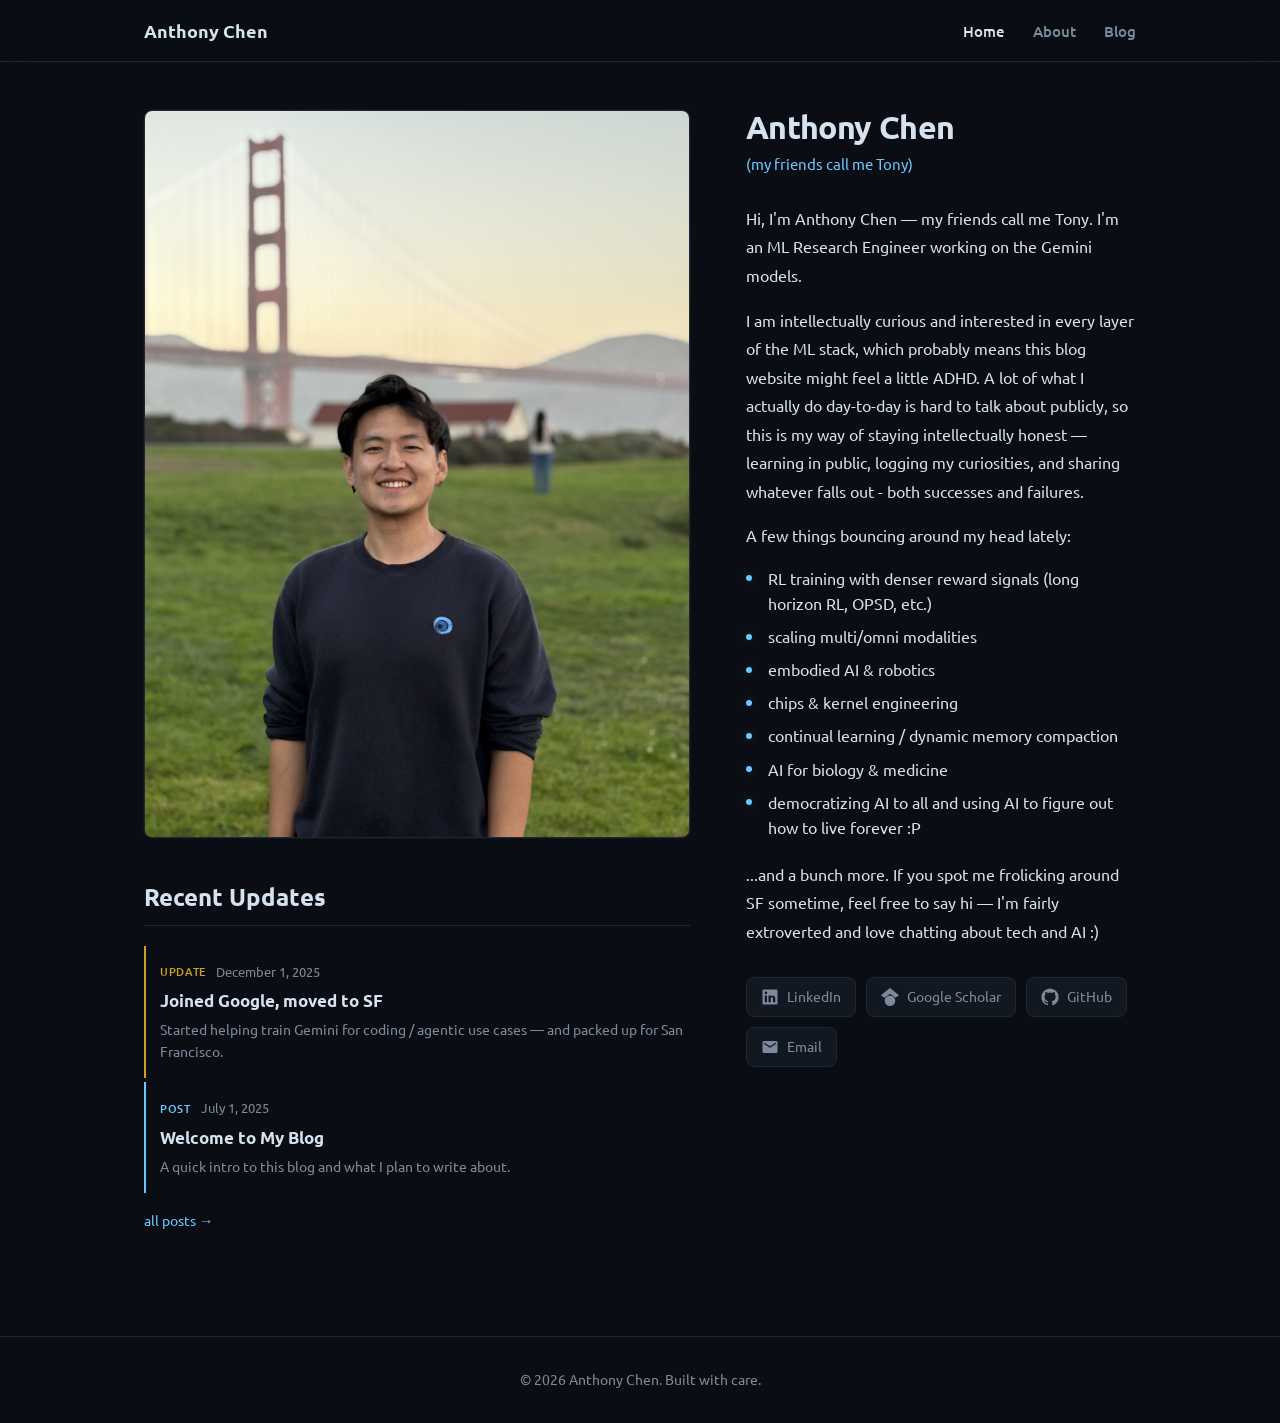
<file: index.html>
<!DOCTYPE html>
<html lang="en">
<head>
  <meta charset="UTF-8">
  <meta name="viewport" content="width=device-width, initial-scale=1.0">
  <title>Anthony Chen — Tony</title>
  <meta name="description" content="Anthony (Tony) Chen's personal site — ML tinkerer, curious learner, occasional writer.">
  <link rel="stylesheet" href="css/style.css">
</head>
<body>
  <div id="navbar"></div>

  <div class="container home-grid">
    <!-- Left column: photo + blog -->
    <div class="home-left">
      <div class="home-photo" id="home-photo">
        <img src="images/tony.jpg" alt="Anthony Chen">
      </div>

      <div class="section home-blog">
        <h2 class="section-title">Recent Updates</h2>
        <div id="recent-posts"></div>
        <p class="view-all"><a href="blog.html">all posts &rarr;</a></p>
      </div>
    </div>

    <!-- Right column: about me -->
    <aside class="home-right">
      <h1 class="home-name">Anthony Chen</h1>
      <p class="home-nick">(my friends call me Tony)</p>
      <div class="home-bio" id="home-bio"></div>
      <div class="social-links" id="social-links"></div>
    </aside>
  </div>

  <div id="footer"></div>

  <script src="js/config.js"></script>
  <script src="js/blog.js"></script>
  <script>
    document.addEventListener("DOMContentLoaded", () => {
      renderNavbar("home");
      renderFooter();
      renderSocialLinks(document.getElementById("social-links"));

      document.getElementById("home-bio").innerHTML = `
        <p>Hi, I'm Anthony Chen — my friends call me Tony. I'm an ML Research Engineer
        working on the Gemini models.</p>
        <p>I am intellectually curious and interested in every layer of the ML stack, which probably
        means this blog website might feel a little ADHD. A lot of what I actually do day-to-day is hard to talk about publicly, so
        this is my way of staying intellectually honest — learning in public, logging my curiosities, and sharing whatever falls out - both successes and failures.</p>
        <p>A few things bouncing around my head lately:</p>
        <ul class="home-interests">
          <li>RL training with denser reward signals (long horizon RL, OPSD, etc.)</li>
          <li>scaling multi/omni modalities</li>
          <li>embodied AI & robotics</li>
          <li>chips &amp; kernel engineering</li>
          <li>continual learning / dynamic memory compaction</li>
          <li>AI for biology &amp; medicine</li>
          <li>democratizing AI to all and using AI to figure out how to live forever :P</li>
        </ul>
        <p>...and a bunch more. If you spot me frolicking around SF sometime, feel free to
        say hi — I'm fairly extroverted and love chatting about tech and AI :)</p>`;

      renderRecentFeed(document.getElementById("recent-posts"));
    });
  </script>
</body>
</html>
</file>
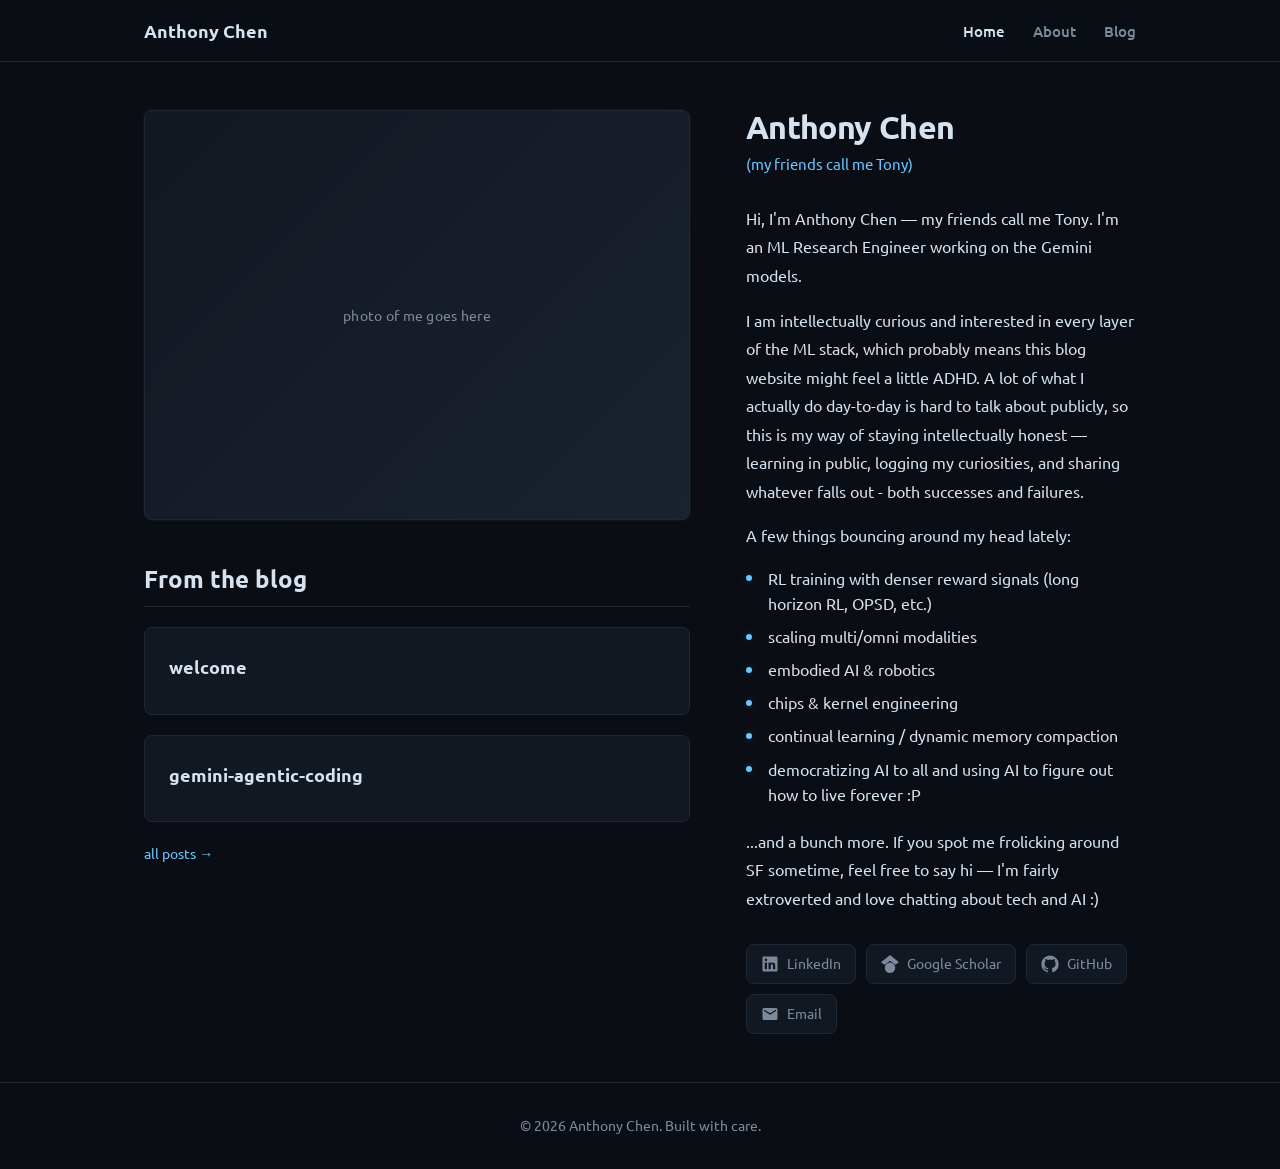
<file: candidates/model-fable/index.html>
<!DOCTYPE html>
<html lang="en">
<head>
  <meta charset="UTF-8">
  <meta name="viewport" content="width=device-width, initial-scale=1.0">
  <title>Anthony Chen — Tony</title>
  <meta name="description" content="Anthony (Tony) Chen's personal site — ML tinkerer, curious learner, occasional writer.">
  <link rel="stylesheet" href="css/style.css">
</head>
<body>
  <div id="navbar"></div>

  <div class="container home-grid">
    <!-- Left column: photo + blog -->
    <div class="home-left">
      <div class="home-photo" id="home-photo">
        <div class="home-photo-placeholder">photo of me goes here</div>
      </div>

      <div class="section home-blog">
        <h2 class="section-title">From the blog</h2>
        <div id="recent-posts"></div>
        <p class="view-all"><a href="blog.html">all posts &rarr;</a></p>
      </div>
    </div>

    <!-- Right column: about me -->
    <aside class="home-right">
      <h1 class="home-name">Anthony Chen</h1>
      <p class="home-nick">(my friends call me Tony)</p>
      <div class="home-bio" id="home-bio"></div>
      <div class="social-links" id="social-links"></div>
    </aside>
  </div>

  <div id="footer"></div>

  <script src="js/config.js"></script>
  <script src="js/blog.js"></script>
  <script>
    document.addEventListener("DOMContentLoaded", () => {
      renderNavbar("home");
      renderFooter();
      renderSocialLinks(document.getElementById("social-links"));

      document.getElementById("home-bio").innerHTML = `
        <p>Hi, I'm Anthony Chen — my friends call me Tony. I'm an ML Research Engineer
        working on the Gemini models.</p>
        <p>I am intellectually curious and interested in every layer of the ML stack, which probably
        means this blog website might feel a little ADHD. A lot of what I actually do day-to-day is hard to talk about publicly, so
        this is my way of staying intellectually honest — learning in public, logging my curiosities, and sharing whatever falls out - both successes and failures.</p>
        <p>A few things bouncing around my head lately:</p>
        <ul class="home-interests">
          <li>RL training with denser reward signals (long horizon RL, OPSD, etc.)</li>
          <li>scaling multi/omni modalities</li>
          <li>embodied AI & robotics</li>
          <li>chips &amp; kernel engineering</li>
          <li>continual learning / dynamic memory compaction</li>
          <li>democratizing AI to all and using AI to figure out how to live forever :P</li>
        </ul>
        <p>...and a bunch more. If you spot me frolicking around SF sometime, feel free to
        say hi — I'm fairly extroverted and love chatting about tech and AI :)</p>`;

      const container = document.getElementById("recent-posts");
      (async () => {
        const posts = [];
        for (const slug of POSTS) {
          try { posts.push(await fetchPost(slug)); } catch (e) {}
        }
        posts.sort((a, b) => new Date(b.date) - new Date(a.date));
        const recent = posts.slice(0, 3);
        if (recent.length === 0) {
          container.innerHTML = '<div class="loading">No posts yet.</div>';
          return;
        }
        container.innerHTML = recent.map(p => `
          <a class="blog-post-link" href="post.html?slug=${p.slug}">
            <div class="card">
              <div class="card-header">
                <div>
                  <div class="card-title">${p.title}</div>
                  <div class="card-subtitle">${p.summary}</div>
                </div>
                <div class="card-date">${formatDate(p.date)}</div>
              </div>
            </div>
          </a>`).join("");
      })();
    });
  </script>
</body>
</html>
</file>
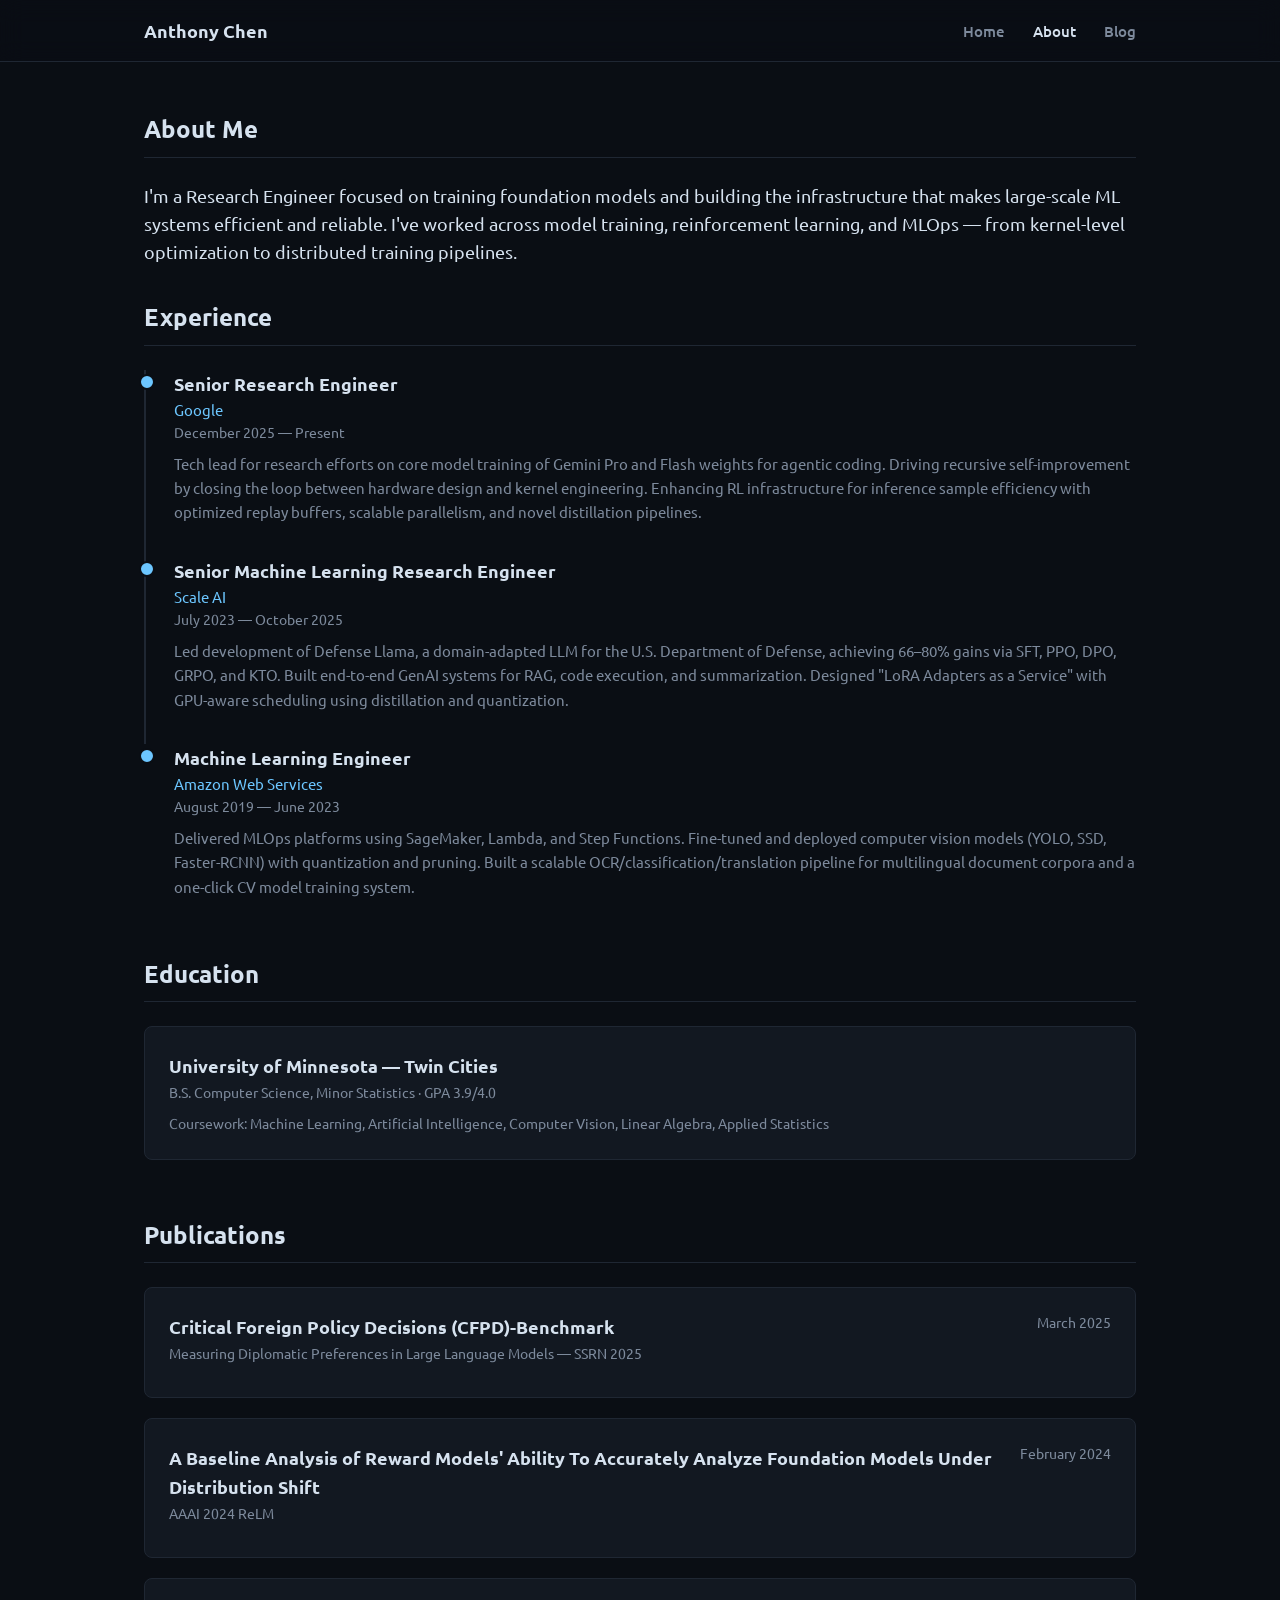
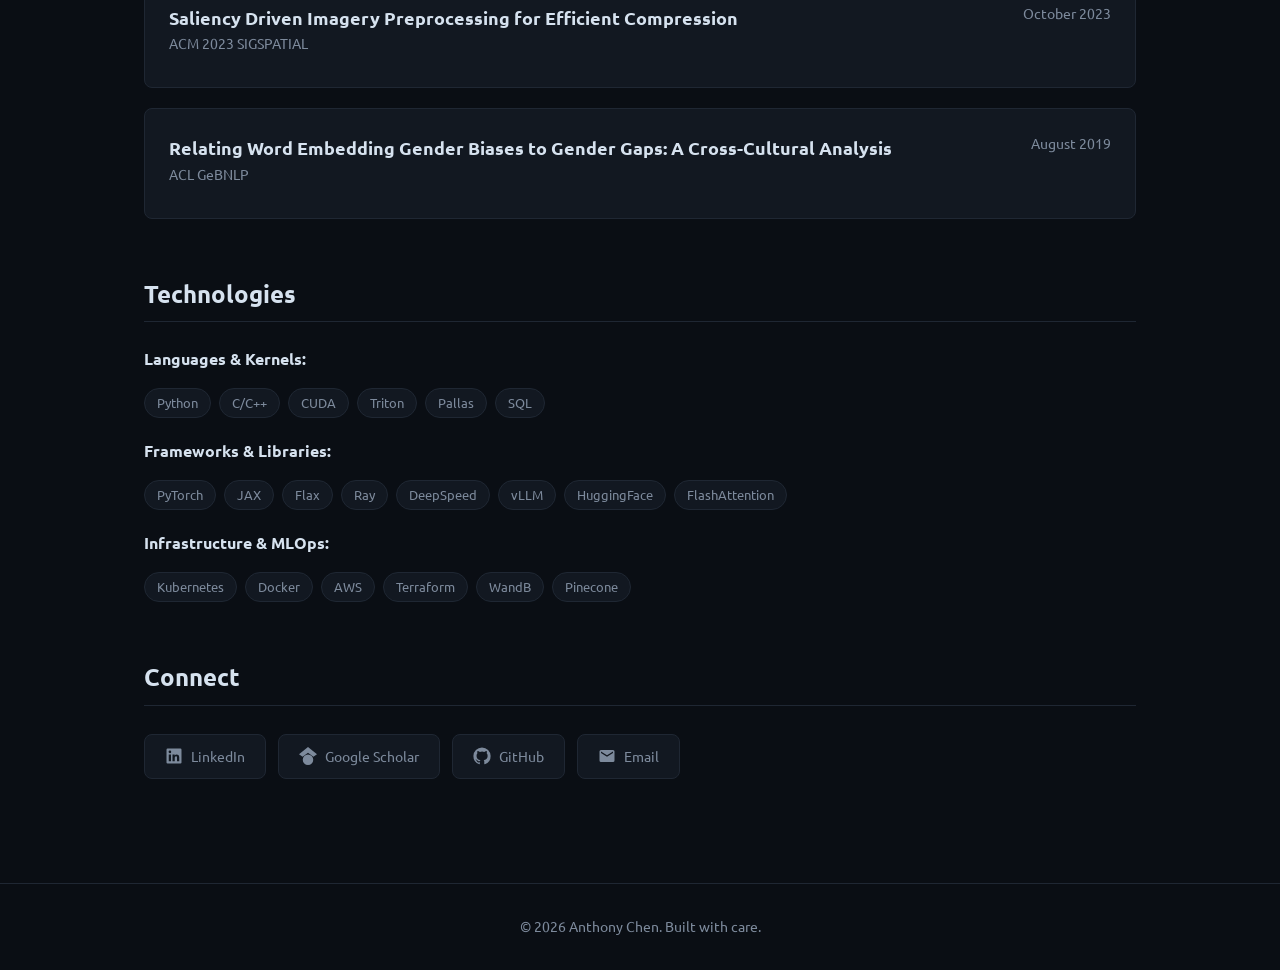
<file: about.html>
<!DOCTYPE html>
<html lang="en">
<head>
  <meta charset="UTF-8">
  <meta name="viewport" content="width=device-width, initial-scale=1.0">
  <title>About — Anthony Chen</title>
  <meta name="description" content="About Anthony Chen — Research Engineer with experience at Google, Scale AI, and AWS.">
  <link rel="stylesheet" href="css/style.css">
</head>
<body>
  <div id="navbar"></div>

  <div class="container">
    <h1 class="section-title">About Me</h1>
    <p class="about-intro">
      I'm a Research Engineer focused on training foundation models and building the
      infrastructure that makes large-scale ML systems efficient and reliable. I've worked
      across model training, reinforcement learning, and MLOps — from kernel-level
      optimization to distributed training pipelines.
    </p>

    <div class="section">
      <h2 class="section-title">Experience</h2>

      <div class="timeline-item">
        <div class="timeline-role">Senior Research Engineer</div>
        <div class="timeline-org">Google</div>
        <div class="timeline-date">December 2025 — Present</div>
        <p class="timeline-desc">
          Tech lead for research efforts on core model training of Gemini Pro and Flash
          weights for agentic coding. Driving recursive self-improvement by closing the loop
          between hardware design and kernel engineering. Enhancing RL infrastructure for
          inference sample efficiency with optimized replay buffers, scalable parallelism,
          and novel distillation pipelines.
        </p>
      </div>

      <div class="timeline-item">
        <div class="timeline-role">Senior Machine Learning Research Engineer</div>
        <div class="timeline-org">Scale AI</div>
        <div class="timeline-date">July 2023 — October 2025</div>
        <p class="timeline-desc">
          Led development of Defense Llama, a domain-adapted LLM for the U.S. Department of
          Defense, achieving 66–80% gains via SFT, PPO, DPO, GRPO, and KTO. Built end-to-end
          GenAI systems for RAG, code execution, and summarization. Designed "LoRA Adapters
          as a Service" with GPU-aware scheduling using distillation and quantization.
        </p>
      </div>

      <div class="timeline-item">
        <div class="timeline-role">Machine Learning Engineer</div>
        <div class="timeline-org">Amazon Web Services</div>
        <div class="timeline-date">August 2019 — June 2023</div>
        <p class="timeline-desc">
          Delivered MLOps platforms using SageMaker, Lambda, and Step Functions. Fine-tuned
          and deployed computer vision models (YOLO, SSD, Faster-RCNN) with quantization and
          pruning. Built a scalable OCR/classification/translation pipeline for multilingual
          document corpora and a one-click CV model training system.
        </p>
      </div>
    </div>

    <div class="section">
      <h2 class="section-title">Education</h2>
      <div class="card">
        <div class="card-header">
          <div>
            <div class="card-title">University of Minnesota — Twin Cities</div>
            <div class="card-subtitle">B.S. Computer Science, Minor Statistics · GPA 3.9/4.0</div>
          </div>
        </div>
        <p class="card-subtitle">
          Coursework: Machine Learning, Artificial Intelligence, Computer Vision,
          Linear Algebra, Applied Statistics
        </p>
      </div>
    </div>

    <div class="section">
      <h2 class="section-title">Publications</h2>
      <div class="card">
        <div class="card-header">
          <div>
            <div class="card-title">Critical Foreign Policy Decisions (CFPD)-Benchmark</div>
            <div class="card-subtitle">Measuring Diplomatic Preferences in Large Language Models — SSRN 2025</div>
          </div>
          <div class="card-date">March 2025</div>
        </div>
      </div>
      <div class="card">
        <div class="card-header">
          <div>
            <div class="card-title">A Baseline Analysis of Reward Models' Ability To Accurately Analyze Foundation Models Under Distribution Shift</div>
            <div class="card-subtitle">AAAI 2024 ReLM</div>
          </div>
          <div class="card-date">February 2024</div>
        </div>
      </div>
      <div class="card">
        <div class="card-header">
          <div>
            <div class="card-title">Saliency Driven Imagery Preprocessing for Efficient Compression</div>
            <div class="card-subtitle">ACM 2023 SIGSPATIAL</div>
          </div>
          <div class="card-date">October 2023</div>
        </div>
      </div>
      <div class="card">
        <div class="card-header">
          <div>
            <div class="card-title">Relating Word Embedding Gender Biases to Gender Gaps: A Cross-Cultural Analysis</div>
            <div class="card-subtitle">ACL GeBNLP</div>
          </div>
          <div class="card-date">August 2019</div>
        </div>
      </div>
    </div>

    <div class="section">
      <h2 class="section-title">Technologies</h2>
      <div style="margin-bottom:16px;">
        <strong style="color:var(--text);">Languages &amp; Kernels:</strong>
      </div>
      <div class="badges" style="margin-bottom:20px;">
        <span class="badge">Python</span>
        <span class="badge">C/C++</span>
        <span class="badge">CUDA</span>
        <span class="badge">Triton</span>
        <span class="badge">Pallas</span>
        <span class="badge">SQL</span>
      </div>
      <div style="margin-bottom:16px;">
        <strong style="color:var(--text);">Frameworks &amp; Libraries:</strong>
      </div>
      <div class="badges" style="margin-bottom:20px;">
        <span class="badge">PyTorch</span>
        <span class="badge">JAX</span>
        <span class="badge">Flax</span>
        <span class="badge">Ray</span>
        <span class="badge">DeepSpeed</span>
        <span class="badge">vLLM</span>
        <span class="badge">HuggingFace</span>
        <span class="badge">FlashAttention</span>
      </div>
      <div style="margin-bottom:16px;">
        <strong style="color:var(--text);">Infrastructure &amp; MLOps:</strong>
      </div>
      <div class="badges">
        <span class="badge">Kubernetes</span>
        <span class="badge">Docker</span>
        <span class="badge">AWS</span>
        <span class="badge">Terraform</span>
        <span class="badge">WandB</span>
        <span class="badge">Pinecone</span>
      </div>
    </div>

    <div class="section">
      <h2 class="section-title">Connect</h2>
      <div class="social-links" id="social-links" style="justify-content:flex-start;"></div>
    </div>
  </div>

  <div id="footer"></div>

  <script src="js/config.js"></script>
  <script>
    document.addEventListener("DOMContentLoaded", () => {
      renderNavbar("about");
      renderFooter();
      renderSocialLinks(document.getElementById("social-links"));
    });
  </script>
</body>
</html>
</file>
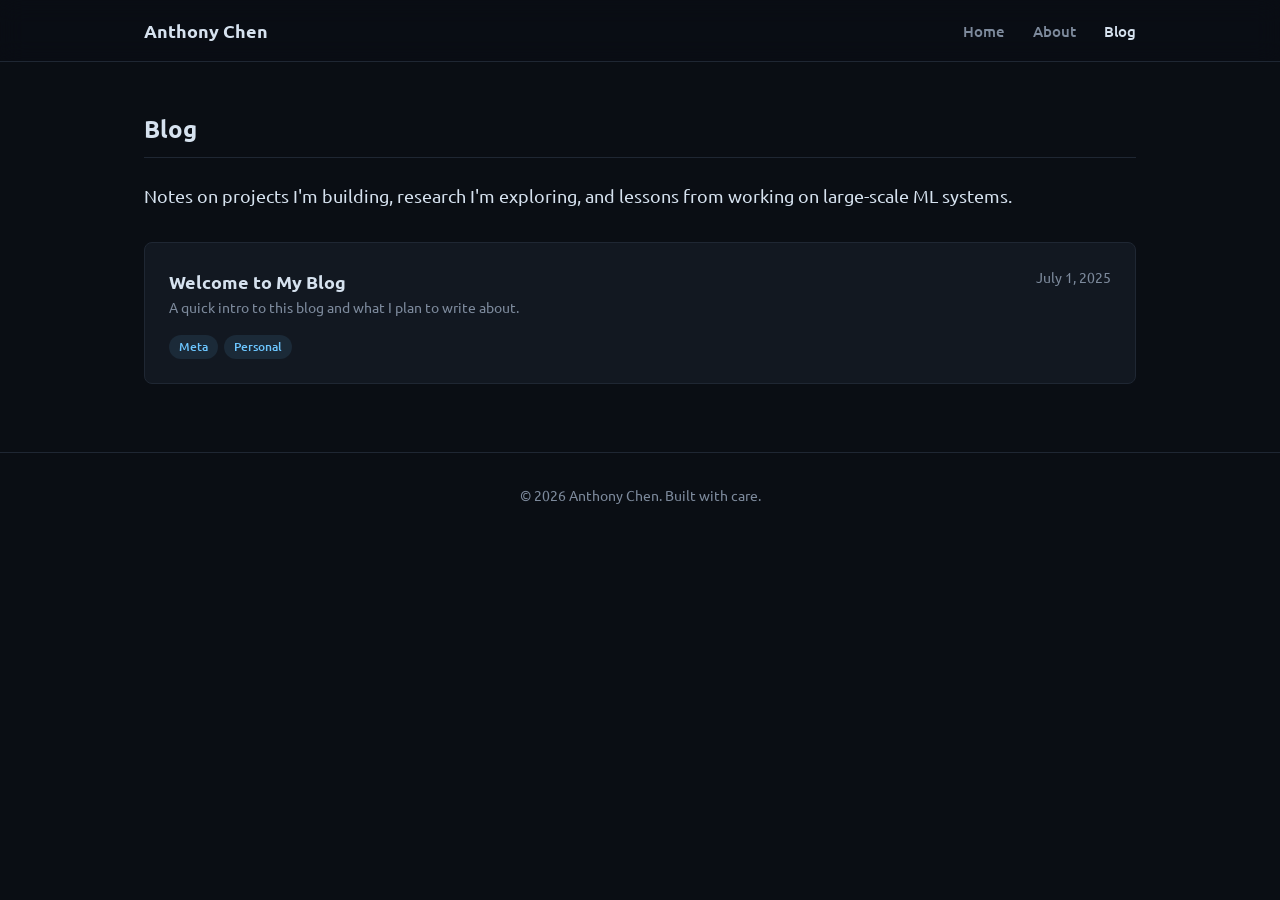
<file: blog.html>
<!DOCTYPE html>
<html lang="en">
<head>
  <meta charset="UTF-8">
  <meta name="viewport" content="width=device-width, initial-scale=1.0">
  <title>Blog — Anthony Chen</title>
  <meta name="description" content="Blog posts about projects, research, and ML engineering by Anthony Chen.">
  <link rel="stylesheet" href="css/style.css">
</head>
<body>
  <div id="navbar"></div>

  <div class="container">
    <h1 class="section-title">Blog</h1>
    <p class="about-intro">
      Notes on projects I'm building, research I'm exploring, and lessons from working on
      large-scale ML systems.
    </p>

    <div id="blog-list" class="blog-list"></div>
  </div>

  <div id="footer"></div>

  <script src="js/config.js"></script>
  <script src="js/blog.js"></script>
  <script>
    document.addEventListener("DOMContentLoaded", () => {
      renderNavbar("blog");
      renderFooter();
      renderBlogList(document.getElementById("blog-list"));
    });
  </script>
</body>
</html>
</file>
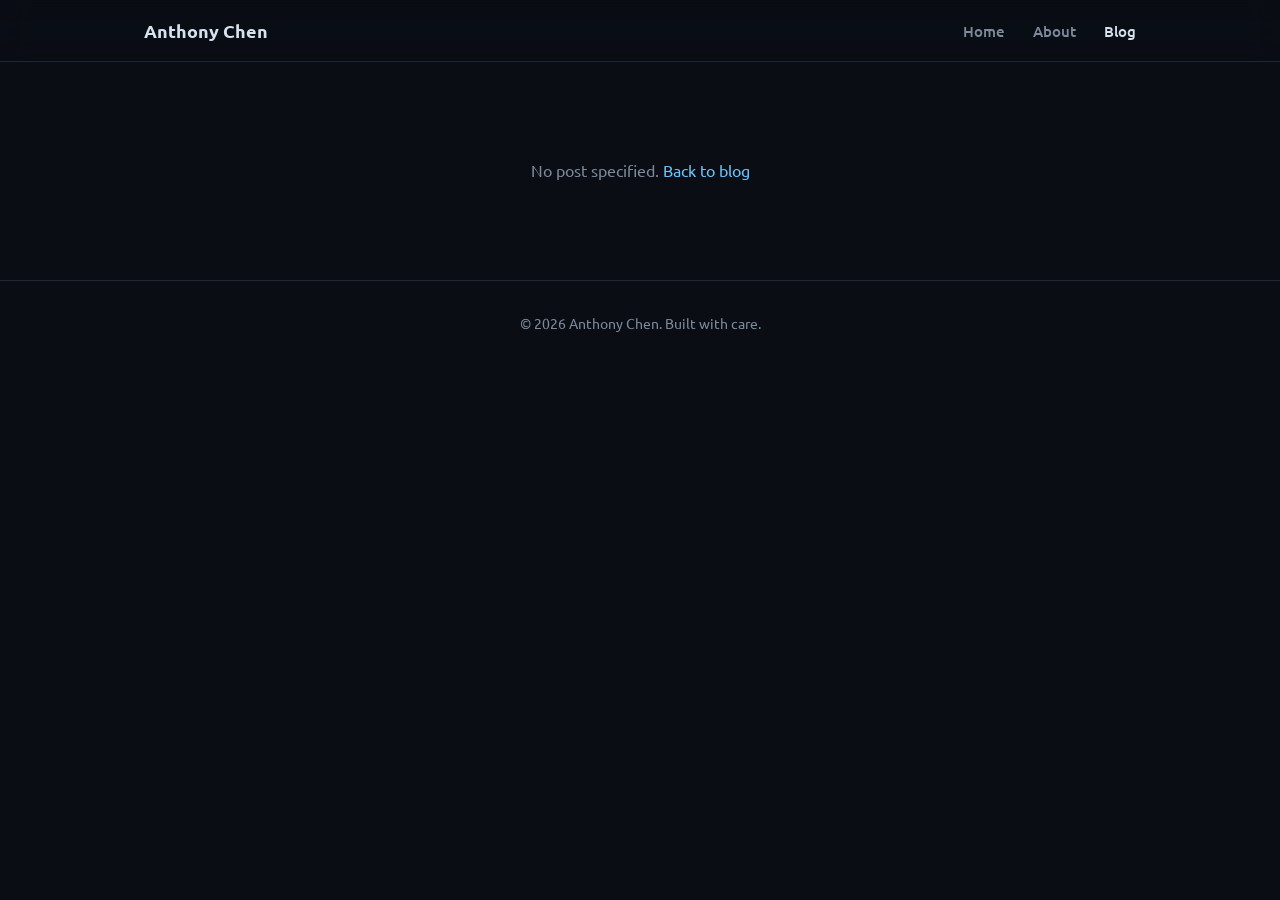
<file: post.html>
<!DOCTYPE html>
<html lang="en">
<head>
  <meta charset="UTF-8">
  <meta name="viewport" content="width=device-width, initial-scale=1.0">
  <title>Post — Anthony Chen</title>
  <link rel="stylesheet" href="css/style.css">
</head>
<body>
  <div id="navbar"></div>

  <div class="container">
    <div id="post-content"></div>
  </div>

  <div id="footer"></div>

  <script src="js/config.js"></script>
  <script src="js/blog.js"></script>
  <script>
    document.addEventListener("DOMContentLoaded", () => {
      renderNavbar("blog");
      renderFooter();
      renderPost(document.getElementById("post-content"));
    });
  </script>
</body>
</html>
</file>
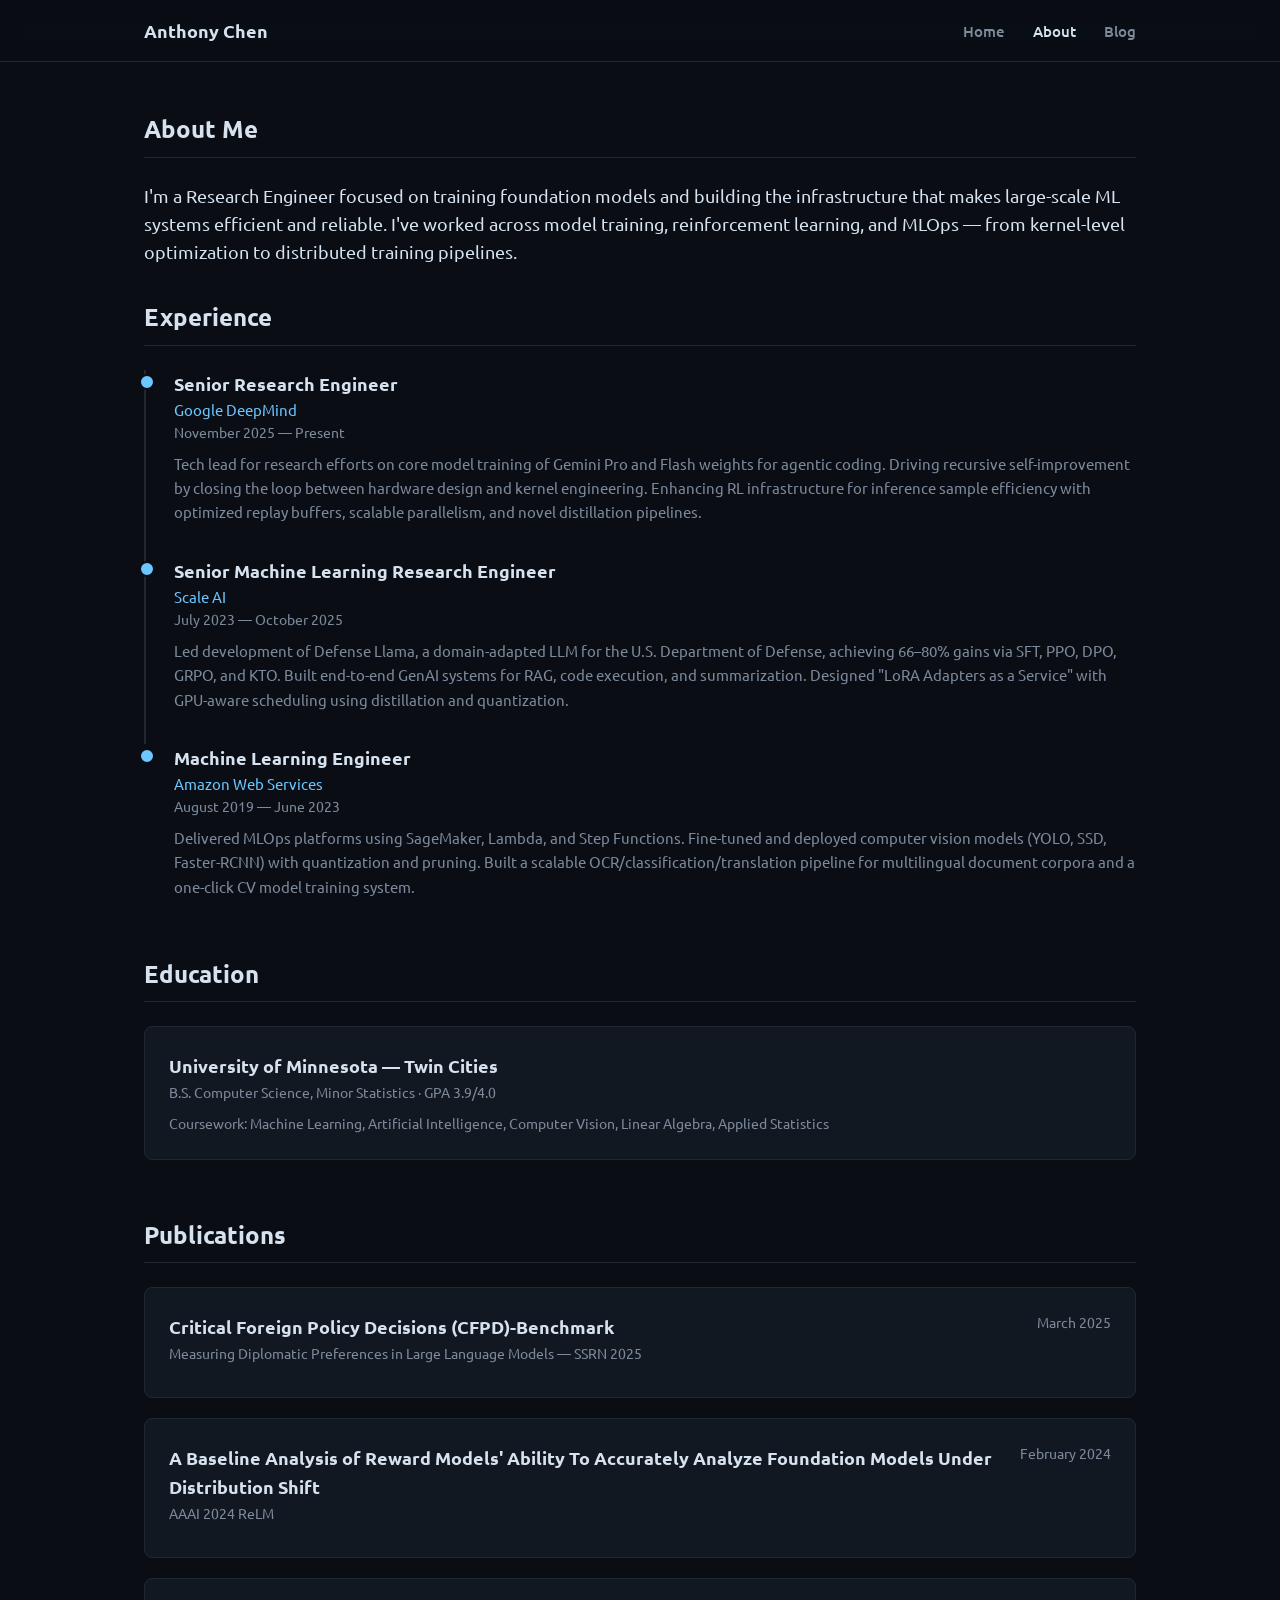
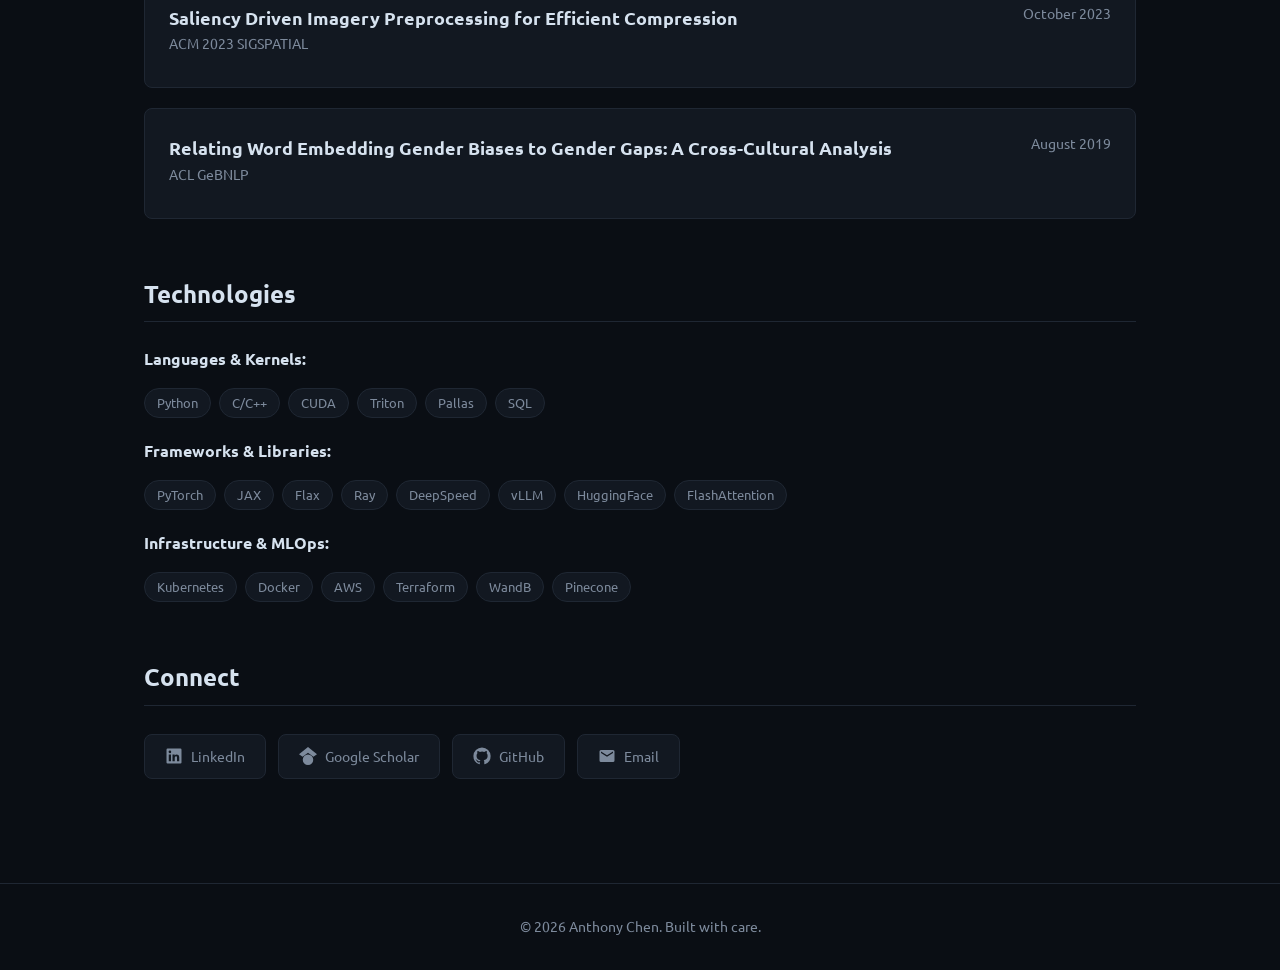
<file: candidates/model-fable/about.html>
<!DOCTYPE html>
<html lang="en">
<head>
  <meta charset="UTF-8">
  <meta name="viewport" content="width=device-width, initial-scale=1.0">
  <title>About — Anthony Chen</title>
  <meta name="description" content="About Anthony Chen — Research Engineer with experience at Google DeepMind, Scale AI, and AWS.">
  <link rel="stylesheet" href="css/style.css">
</head>
<body>
  <div id="navbar"></div>

  <div class="container">
    <h1 class="section-title">About Me</h1>
    <p class="about-intro">
      I'm a Research Engineer focused on training foundation models and building the
      infrastructure that makes large-scale ML systems efficient and reliable. I've worked
      across model training, reinforcement learning, and MLOps — from kernel-level
      optimization to distributed training pipelines.
    </p>

    <div class="section">
      <h2 class="section-title">Experience</h2>

      <div class="timeline-item">
        <div class="timeline-role">Senior Research Engineer</div>
        <div class="timeline-org">Google DeepMind</div>
        <div class="timeline-date">November 2025 — Present</div>
        <p class="timeline-desc">
          Tech lead for research efforts on core model training of Gemini Pro and Flash
          weights for agentic coding. Driving recursive self-improvement by closing the loop
          between hardware design and kernel engineering. Enhancing RL infrastructure for
          inference sample efficiency with optimized replay buffers, scalable parallelism,
          and novel distillation pipelines.
        </p>
      </div>

      <div class="timeline-item">
        <div class="timeline-role">Senior Machine Learning Research Engineer</div>
        <div class="timeline-org">Scale AI</div>
        <div class="timeline-date">July 2023 — October 2025</div>
        <p class="timeline-desc">
          Led development of Defense Llama, a domain-adapted LLM for the U.S. Department of
          Defense, achieving 66–80% gains via SFT, PPO, DPO, GRPO, and KTO. Built end-to-end
          GenAI systems for RAG, code execution, and summarization. Designed "LoRA Adapters
          as a Service" with GPU-aware scheduling using distillation and quantization.
        </p>
      </div>

      <div class="timeline-item">
        <div class="timeline-role">Machine Learning Engineer</div>
        <div class="timeline-org">Amazon Web Services</div>
        <div class="timeline-date">August 2019 — June 2023</div>
        <p class="timeline-desc">
          Delivered MLOps platforms using SageMaker, Lambda, and Step Functions. Fine-tuned
          and deployed computer vision models (YOLO, SSD, Faster-RCNN) with quantization and
          pruning. Built a scalable OCR/classification/translation pipeline for multilingual
          document corpora and a one-click CV model training system.
        </p>
      </div>
    </div>

    <div class="section">
      <h2 class="section-title">Education</h2>
      <div class="card">
        <div class="card-header">
          <div>
            <div class="card-title">University of Minnesota — Twin Cities</div>
            <div class="card-subtitle">B.S. Computer Science, Minor Statistics · GPA 3.9/4.0</div>
          </div>
        </div>
        <p class="card-subtitle">
          Coursework: Machine Learning, Artificial Intelligence, Computer Vision,
          Linear Algebra, Applied Statistics
        </p>
      </div>
    </div>

    <div class="section">
      <h2 class="section-title">Publications</h2>
      <div class="card">
        <div class="card-header">
          <div>
            <div class="card-title">Critical Foreign Policy Decisions (CFPD)-Benchmark</div>
            <div class="card-subtitle">Measuring Diplomatic Preferences in Large Language Models — SSRN 2025</div>
          </div>
          <div class="card-date">March 2025</div>
        </div>
      </div>
      <div class="card">
        <div class="card-header">
          <div>
            <div class="card-title">A Baseline Analysis of Reward Models' Ability To Accurately Analyze Foundation Models Under Distribution Shift</div>
            <div class="card-subtitle">AAAI 2024 ReLM</div>
          </div>
          <div class="card-date">February 2024</div>
        </div>
      </div>
      <div class="card">
        <div class="card-header">
          <div>
            <div class="card-title">Saliency Driven Imagery Preprocessing for Efficient Compression</div>
            <div class="card-subtitle">ACM 2023 SIGSPATIAL</div>
          </div>
          <div class="card-date">October 2023</div>
        </div>
      </div>
      <div class="card">
        <div class="card-header">
          <div>
            <div class="card-title">Relating Word Embedding Gender Biases to Gender Gaps: A Cross-Cultural Analysis</div>
            <div class="card-subtitle">ACL GeBNLP</div>
          </div>
          <div class="card-date">August 2019</div>
        </div>
      </div>
    </div>

    <div class="section">
      <h2 class="section-title">Technologies</h2>
      <div style="margin-bottom:16px;">
        <strong style="color:var(--text);">Languages &amp; Kernels:</strong>
      </div>
      <div class="badges" style="margin-bottom:20px;">
        <span class="badge">Python</span>
        <span class="badge">C/C++</span>
        <span class="badge">CUDA</span>
        <span class="badge">Triton</span>
        <span class="badge">Pallas</span>
        <span class="badge">SQL</span>
      </div>
      <div style="margin-bottom:16px;">
        <strong style="color:var(--text);">Frameworks &amp; Libraries:</strong>
      </div>
      <div class="badges" style="margin-bottom:20px;">
        <span class="badge">PyTorch</span>
        <span class="badge">JAX</span>
        <span class="badge">Flax</span>
        <span class="badge">Ray</span>
        <span class="badge">DeepSpeed</span>
        <span class="badge">vLLM</span>
        <span class="badge">HuggingFace</span>
        <span class="badge">FlashAttention</span>
      </div>
      <div style="margin-bottom:16px;">
        <strong style="color:var(--text);">Infrastructure &amp; MLOps:</strong>
      </div>
      <div class="badges">
        <span class="badge">Kubernetes</span>
        <span class="badge">Docker</span>
        <span class="badge">AWS</span>
        <span class="badge">Terraform</span>
        <span class="badge">WandB</span>
        <span class="badge">Pinecone</span>
      </div>
    </div>

    <div class="section">
      <h2 class="section-title">Connect</h2>
      <div class="social-links" id="social-links" style="justify-content:flex-start;"></div>
    </div>
  </div>

  <div id="footer"></div>

  <script src="js/config.js"></script>
  <script>
    document.addEventListener("DOMContentLoaded", () => {
      renderNavbar("about");
      renderFooter();
      renderSocialLinks(document.getElementById("social-links"));
    });
  </script>
</body>
</html>
</file>
<file: css/style.css>
@import url("https://fonts.googleapis.com/css2?family=Ubuntu:ital,wght@0,300;0,400;0,500;0,700;1,400&family=Ubuntu+Mono:wght@400;700&display=swap");

:root {
  --bg: #0a0e14;
  --bg-card: #121821;
  --bg-hover: #1a2230;
  --border: #1f2733;
  --text: #d6e2ef;
  --text-muted: #7d8a9c;
  --accent: #6cc6ff;
  --accent-hover: #9bd8ff;
  --accent-dim: rgba(108, 198, 255, 0.1);
  --accent-glow: rgba(108, 198, 255, 0.18);
  --green: #3fb950;
  --update: #c9a227;
  --max-width: 1040px;
  --radius: 8px;
}

* {
  margin: 0;
  padding: 0;
  box-sizing: border-box;
}

html {
  scroll-behavior: smooth;
}

body {
  font-family: "Ubuntu", -apple-system, BlinkMacSystemFont, "Segoe UI", Helvetica, Arial, sans-serif;
  background: var(--bg);
  color: var(--text);
  line-height: 1.6;
  min-height: 100vh;
}

a {
  color: var(--accent);
  text-decoration: none;
  transition: color 0.2s;
}

a:hover {
  color: var(--accent-hover);
}

/* ---------- Navbar ---------- */
.navbar {
  position: sticky;
  top: 0;
  z-index: 100;
  background: rgba(10, 14, 20, 0.85);
  backdrop-filter: blur(12px);
  border-bottom: 1px solid var(--border);
}

.navbar-inner {
  max-width: var(--max-width);
  margin: 0 auto;
  padding: 16px 24px;
  display: flex;
  align-items: center;
  justify-content: space-between;
}

.navbar-brand {
  font-size: 1.15rem;
  font-weight: 600;
  color: var(--text);
}

.navbar-brand:hover {
  color: var(--accent);
}

.navbar-links {
  display: flex;
  gap: 28px;
  list-style: none;
}

.navbar-links a {
  color: var(--text-muted);
  font-size: 0.95rem;
  font-weight: 500;
  transition: color 0.2s;
}

.navbar-links a:hover,
.navbar-links a.active {
  color: var(--text);
}

/* ---------- Layout ---------- */
.container {
  max-width: var(--max-width);
  margin: 0 auto;
  padding: 48px 24px;
}

/* ---------- Hero (Homepage) ---------- */
.hero {
  text-align: center;
  padding: 80px 24px 60px;
}

.hero h1 {
  font-size: 2.8rem;
  font-weight: 700;
  letter-spacing: -0.02em;
  margin-bottom: 16px;
}

.hero .tagline {
  font-size: 1.25rem;
  color: var(--text-muted);
  max-width: 600px;
  margin: 0 auto 32px;
}

.hero-cta {
  display: flex;
  gap: 16px;
  justify-content: center;
  flex-wrap: wrap;
}

.btn {
  display: inline-block;
  padding: 10px 24px;
  border-radius: var(--radius);
  font-size: 0.95rem;
  font-weight: 500;
  transition: all 0.2s;
  border: 1px solid var(--border);
  background: var(--bg-card);
  color: var(--text);
}

.btn:hover {
  background: var(--bg-hover);
  border-color: var(--accent);
  color: var(--text);
}

.btn-primary {
  background: var(--accent-dim);
  border-color: var(--accent);
  color: var(--accent);
}

.btn-primary:hover {
  background: rgba(88, 166, 255, 0.2);
  color: var(--accent-hover);
}

/* ---------- Social Links ---------- */
.social-links {
  display: flex;
  gap: 12px;
  justify-content: center;
  margin-top: 28px;
  flex-wrap: wrap;
}

.social-links.align-start {
  justify-content: flex-start;
}

.social-link {
  display: flex;
  align-items: center;
  gap: 8px;
  padding: 10px 20px;
  border-radius: var(--radius);
  border: 1px solid var(--border);
  background: var(--bg-card);
  color: var(--text-muted);
  font-size: 0.9rem;
  transition: all 0.2s;
}

.social-link:hover {
  color: var(--text);
  border-color: var(--accent);
  background: var(--bg-hover);
  transform: translateY(-2px);
}

.social-link svg {
  width: 18px;
  height: 18px;
  fill: currentColor;
}

/* ---------- Section ---------- */
.section {
  margin-bottom: 56px;
}

.section-title {
  font-size: 1.5rem;
  font-weight: 600;
  margin-bottom: 24px;
  padding-bottom: 8px;
  border-bottom: 1px solid var(--border);
}

/* ---------- Cards ---------- */
.card {
  background: var(--bg-card);
  border: 1px solid var(--border);
  border-radius: var(--radius);
  padding: 24px;
  margin-bottom: 20px;
  transition: border-color 0.2s;
}

.card:hover {
  border-color: var(--accent);
}

.card-header {
  display: flex;
  justify-content: space-between;
  align-items: flex-start;
  gap: 16px;
  margin-bottom: 8px;
}

.card-title {
  font-size: 1.15rem;
  font-weight: 600;
  color: var(--text);
}

.card-subtitle {
  color: var(--text-muted);
  font-size: 0.9rem;
}

.card-date {
  color: var(--text-muted);
  font-size: 0.85rem;
  white-space: nowrap;
}

.card-tag {
  display: inline-block;
  padding: 2px 10px;
  border-radius: 20px;
  font-size: 0.75rem;
  font-weight: 500;
  background: var(--accent-dim);
  color: var(--accent);
  margin-right: 6px;
  margin-top: 8px;
}

/* ---------- About ---------- */
.about-intro {
  font-size: 1.1rem;
  color: var(--text);
  margin-bottom: 32px;
}

.timeline-item {
  position: relative;
  padding-left: 28px;
  padding-bottom: 32px;
  border-left: 2px solid var(--border);
}

.timeline-item:last-child {
  border-left: 2px solid transparent;
  padding-bottom: 0;
}

.timeline-item::before {
  content: "";
  position: absolute;
  left: -7px;
  top: 4px;
  width: 12px;
  height: 12px;
  border-radius: 50%;
  background: var(--accent);
  border: 2px solid var(--bg);
}

.timeline-role {
  font-size: 1.1rem;
  font-weight: 600;
}

.timeline-org {
  color: var(--accent);
  font-size: 0.95rem;
}

.timeline-date {
  color: var(--text-muted);
  font-size: 0.85rem;
  margin-bottom: 8px;
}

.timeline-desc {
  color: var(--text-muted);
  font-size: 0.95rem;
}

/* ---------- Tech badges ---------- */
.badges {
  display: flex;
  flex-wrap: wrap;
  gap: 8px;
}

.badge {
  padding: 4px 12px;
  border-radius: 20px;
  font-size: 0.8rem;
  background: var(--bg-card);
  border: 1px solid var(--border);
  color: var(--text-muted);
}

/* ---------- Blog ---------- */
.blog-list {
  display: grid;
  gap: 20px;
}

.blog-post-link {
  display: block;
  color: inherit;
}

.blog-post-link:hover {
  color: inherit;
}

/* ---------- Article ---------- */
.article-meta {
  color: var(--text-muted);
  font-size: 0.9rem;
  margin-bottom: 24px;
}

.article-body {
  font-size: 1.05rem;
  line-height: 1.8;
}

.article-body h1,
.article-body h2,
.article-body h3 {
  margin-top: 32px;
  margin-bottom: 12px;
  font-weight: 600;
}

.article-body p {
  margin-bottom: 16px;
}

.article-body ul,
.article-body ol {
  margin-bottom: 16px;
  padding-left: 24px;
}

.article-body li {
  margin-bottom: 6px;
}

.article-body code {
  background: var(--bg-card);
  padding: 2px 6px;
  border-radius: 4px;
  font-size: 0.9em;
  font-family: "Ubuntu Mono", "SFMono-Regular", Consolas, "Liberation Mono", Menlo, monospace;
}

.article-body pre {
  background: var(--bg-card);
  border: 1px solid var(--border);
  border-radius: var(--radius);
  padding: 16px;
  overflow-x: auto;
  margin-bottom: 16px;
}

.article-body pre code {
  background: none;
  padding: 0;
}

.article-body blockquote {
  border-left: 3px solid var(--accent);
  padding-left: 16px;
  color: var(--text-muted);
  margin-bottom: 16px;
}

.article-body img {
  max-width: 100%;
  border-radius: var(--radius);
  margin-bottom: 16px;
}

.back-link {
  display: inline-flex;
  align-items: center;
  gap: 6px;
  margin-bottom: 24px;
  color: var(--text-muted);
  font-size: 0.9rem;
}

.back-link:hover {
  color: var(--accent);
}

/* ---------- Footer ---------- */
.footer {
  border-top: 1px solid var(--border);
  padding: 32px 24px;
  text-align: center;
  color: var(--text-muted);
  font-size: 0.85rem;
}

/* ---------- Loading / Empty states ---------- */
.loading {
  text-align: center;
  padding: 48px;
  color: var(--text-muted);
}

/* ---------- Responsive ---------- */
@media (max-width: 820px) {
  .home-grid {
    grid-template-columns: 1fr;
  }
  .home-right {
    order: -1;
  }
}

@media (max-width: 600px) {
  .hero h1 {
    font-size: 2rem;
  }
  .hero .tagline {
    font-size: 1.05rem;
  }
  .navbar-links {
    gap: 16px;
  }
  .card-header {
    flex-direction: column;
  }
}

/* ---------- Intro Section (Homepage) ---------- */
.intro-section {
  margin-bottom: 56px;
}

.intro-lede {
  font-size: 1.35rem;
  font-weight: 600;
  color: var(--text);
  line-height: 1.5;
  margin-bottom: 20px;
}

.intro-body {
  font-size: 1.05rem;
  color: var(--text-muted);
  line-height: 1.8;
  margin-bottom: 16px;
}

.intro-body:last-child {
  margin-bottom: 0;
}

/* ---------- Homepage (hybrid About + Blog) ---------- */
.home-grid {
  display: grid;
  grid-template-columns: 1.4fr 1fr;
  gap: 56px;
  align-items: start;
}

/* Left column */
.home-left {
  min-width: 0;
}

.home-photo {
  width: 100%;
  aspect-ratio: 3 / 4;
  border-radius: var(--radius);
  border: 1px solid var(--border);
  background: linear-gradient(135deg, var(--bg-card), var(--bg-hover));
  overflow: hidden;
  margin-bottom: 40px;
  box-shadow: 0 0 0 1px rgba(108, 198, 255, 0.04);
}

.home-photo img {
  width: 100%;
  height: 100%;
  object-fit: cover;
  display: block;
}

.home-photo-placeholder {
  width: 100%;
  height: 100%;
  display: flex;
  align-items: center;
  justify-content: center;
  color: var(--text-muted);
  font-size: 0.9rem;
  letter-spacing: 0.02em;
}

.home-blog .section-title {
  margin-bottom: 20px;
}

/* ---------- Recent Updates feed ---------- */
.feed-link {
  display: block;
  color: inherit;
}

.feed-link:hover {
  color: inherit;
}

.feed-link:hover .feed-item--post {
  border-color: var(--accent);
}

.feed-item {
  padding: 16px 0 16px 14px;
  margin-bottom: 4px;
  border-left: 2px solid var(--border);
}

.feed-item--update {
  border-left-color: var(--update);
}

.feed-item--post {
  border-left-color: var(--accent);
  transition: border-color 0.2s;
}

.feed-meta {
  display: flex;
  align-items: center;
  gap: 10px;
  margin-bottom: 6px;
}

.feed-kind {
  font-size: 0.7rem;
  font-weight: 500;
  letter-spacing: 0.06em;
  text-transform: uppercase;
}

.feed-item--update .feed-kind {
  color: var(--update);
}

.feed-item--post .feed-kind {
  color: var(--accent);
}

.feed-date {
  color: var(--text-muted);
  font-size: 0.8rem;
}

.feed-title {
  font-size: 1.05rem;
  font-weight: 600;
  color: var(--text);
  margin-bottom: 4px;
}

.feed-summary {
  color: var(--text-muted);
  font-size: 0.9rem;
  line-height: 1.5;
}

.view-all {
  margin-top: 16px;
  font-size: 0.9rem;
}

/* Right column */
.home-right {
  position: sticky;
  top: 88px;
}

.home-name {
  font-size: 2rem;
  font-weight: 700;
  letter-spacing: -0.02em;
  line-height: 1.1;
  color: var(--text);
}

.home-nick {
  color: var(--accent);
  font-size: 0.95rem;
  margin-top: 6px;
  margin-bottom: 28px;
}

.home-bio p {
  font-size: 1.02rem;
  line-height: 1.75;
  color: var(--text);
  margin-bottom: 16px;
}

.home-bio p:last-child {
  margin-bottom: 0;
}

.home-interests {
  list-style: none;
  padding: 0;
  margin: 12px 0 20px;
}

.home-interests li {
  position: relative;
  padding-left: 22px;
  margin-bottom: 8px;
  font-size: 0.98rem;
  line-height: 1.6;
  color: var(--text);
}

.home-interests li::before {
  content: "";
  position: absolute;
  left: 0;
  top: 0.6em;
  width: 6px;
  height: 6px;
  border-radius: 50%;
  background: var(--accent);
  box-shadow: 0 0 8px var(--accent-glow);
}

.home-right .social-links {
  margin-top: 32px;
  justify-content: flex-start;
  gap: 10px;
}

.home-right .social-link {
  padding: 8px 14px;
  font-size: 0.85rem;
}
</file>
<file: candidates/model-fable/css/style.css>
@import url("https://fonts.googleapis.com/css2?family=Ubuntu:ital,wght@0,300;0,400;0,500;0,700;1,400&family=Ubuntu+Mono:wght@400;700&display=swap");

:root {
  --bg: #0a0e14;
  --bg-card: #121821;
  --bg-hover: #1a2230;
  --border: #1f2733;
  --text: #d6e2ef;
  --text-muted: #7d8a9c;
  --accent: #6cc6ff;
  --accent-hover: #9bd8ff;
  --accent-dim: rgba(108, 198, 255, 0.1);
  --accent-glow: rgba(108, 198, 255, 0.18);
  --green: #3fb950;
  --max-width: 1040px;
  --radius: 8px;
}

* {
  margin: 0;
  padding: 0;
  box-sizing: border-box;
}

html {
  scroll-behavior: smooth;
}

body {
  font-family: "Ubuntu", -apple-system, BlinkMacSystemFont, "Segoe UI", Helvetica, Arial, sans-serif;
  background: var(--bg);
  color: var(--text);
  line-height: 1.6;
  min-height: 100vh;
}

a {
  color: var(--accent);
  text-decoration: none;
  transition: color 0.2s;
}

a:hover {
  color: var(--accent-hover);
}

/* ---------- Navbar ---------- */
.navbar {
  position: sticky;
  top: 0;
  z-index: 100;
  background: rgba(10, 14, 20, 0.85);
  backdrop-filter: blur(12px);
  border-bottom: 1px solid var(--border);
}

.navbar-inner {
  max-width: var(--max-width);
  margin: 0 auto;
  padding: 16px 24px;
  display: flex;
  align-items: center;
  justify-content: space-between;
}

.navbar-brand {
  font-size: 1.15rem;
  font-weight: 600;
  color: var(--text);
}

.navbar-brand:hover {
  color: var(--accent);
}

.navbar-links {
  display: flex;
  gap: 28px;
  list-style: none;
}

.navbar-links a {
  color: var(--text-muted);
  font-size: 0.95rem;
  font-weight: 500;
  transition: color 0.2s;
}

.navbar-links a:hover,
.navbar-links a.active {
  color: var(--text);
}

/* ---------- Layout ---------- */
.container {
  max-width: var(--max-width);
  margin: 0 auto;
  padding: 48px 24px;
}

/* ---------- Hero (Homepage) ---------- */
.hero {
  text-align: center;
  padding: 80px 24px 60px;
}

.hero h1 {
  font-size: 2.8rem;
  font-weight: 700;
  letter-spacing: -0.02em;
  margin-bottom: 16px;
}

.hero .tagline {
  font-size: 1.25rem;
  color: var(--text-muted);
  max-width: 600px;
  margin: 0 auto 32px;
}

.hero-cta {
  display: flex;
  gap: 16px;
  justify-content: center;
  flex-wrap: wrap;
}

.btn {
  display: inline-block;
  padding: 10px 24px;
  border-radius: var(--radius);
  font-size: 0.95rem;
  font-weight: 500;
  transition: all 0.2s;
  border: 1px solid var(--border);
  background: var(--bg-card);
  color: var(--text);
}

.btn:hover {
  background: var(--bg-hover);
  border-color: var(--accent);
  color: var(--text);
}

.btn-primary {
  background: var(--accent-dim);
  border-color: var(--accent);
  color: var(--accent);
}

.btn-primary:hover {
  background: rgba(88, 166, 255, 0.2);
  color: var(--accent-hover);
}

/* ---------- Social Links ---------- */
.social-links {
  display: flex;
  gap: 12px;
  justify-content: center;
  margin-top: 28px;
  flex-wrap: wrap;
}

.social-links.align-start {
  justify-content: flex-start;
}

.social-link {
  display: flex;
  align-items: center;
  gap: 8px;
  padding: 10px 20px;
  border-radius: var(--radius);
  border: 1px solid var(--border);
  background: var(--bg-card);
  color: var(--text-muted);
  font-size: 0.9rem;
  transition: all 0.2s;
}

.social-link:hover {
  color: var(--text);
  border-color: var(--accent);
  background: var(--bg-hover);
  transform: translateY(-2px);
}

.social-link svg {
  width: 18px;
  height: 18px;
  fill: currentColor;
}

/* ---------- Section ---------- */
.section {
  margin-bottom: 56px;
}

.section-title {
  font-size: 1.5rem;
  font-weight: 600;
  margin-bottom: 24px;
  padding-bottom: 8px;
  border-bottom: 1px solid var(--border);
}

/* ---------- Cards ---------- */
.card {
  background: var(--bg-card);
  border: 1px solid var(--border);
  border-radius: var(--radius);
  padding: 24px;
  margin-bottom: 20px;
  transition: border-color 0.2s;
}

.card:hover {
  border-color: var(--accent);
}

.card-header {
  display: flex;
  justify-content: space-between;
  align-items: flex-start;
  gap: 16px;
  margin-bottom: 8px;
}

.card-title {
  font-size: 1.15rem;
  font-weight: 600;
  color: var(--text);
}

.card-subtitle {
  color: var(--text-muted);
  font-size: 0.9rem;
}

.card-date {
  color: var(--text-muted);
  font-size: 0.85rem;
  white-space: nowrap;
}

.card-tag {
  display: inline-block;
  padding: 2px 10px;
  border-radius: 20px;
  font-size: 0.75rem;
  font-weight: 500;
  background: var(--accent-dim);
  color: var(--accent);
  margin-right: 6px;
  margin-top: 8px;
}

/* ---------- About ---------- */
.about-intro {
  font-size: 1.1rem;
  color: var(--text);
  margin-bottom: 32px;
}

.timeline-item {
  position: relative;
  padding-left: 28px;
  padding-bottom: 32px;
  border-left: 2px solid var(--border);
}

.timeline-item:last-child {
  border-left: 2px solid transparent;
  padding-bottom: 0;
}

.timeline-item::before {
  content: "";
  position: absolute;
  left: -7px;
  top: 4px;
  width: 12px;
  height: 12px;
  border-radius: 50%;
  background: var(--accent);
  border: 2px solid var(--bg);
}

.timeline-role {
  font-size: 1.1rem;
  font-weight: 600;
}

.timeline-org {
  color: var(--accent);
  font-size: 0.95rem;
}

.timeline-date {
  color: var(--text-muted);
  font-size: 0.85rem;
  margin-bottom: 8px;
}

.timeline-desc {
  color: var(--text-muted);
  font-size: 0.95rem;
}

/* ---------- Tech badges ---------- */
.badges {
  display: flex;
  flex-wrap: wrap;
  gap: 8px;
}

.badge {
  padding: 4px 12px;
  border-radius: 20px;
  font-size: 0.8rem;
  background: var(--bg-card);
  border: 1px solid var(--border);
  color: var(--text-muted);
}

/* ---------- Blog ---------- */
.blog-list {
  display: grid;
  gap: 20px;
}

.blog-post-link {
  display: block;
  color: inherit;
}

.blog-post-link:hover {
  color: inherit;
}

/* ---------- Article ---------- */
.article-meta {
  color: var(--text-muted);
  font-size: 0.9rem;
  margin-bottom: 24px;
}

.article-body {
  font-size: 1.05rem;
  line-height: 1.8;
}

.article-body h1,
.article-body h2,
.article-body h3 {
  margin-top: 32px;
  margin-bottom: 12px;
  font-weight: 600;
}

.article-body p {
  margin-bottom: 16px;
}

.article-body ul,
.article-body ol {
  margin-bottom: 16px;
  padding-left: 24px;
}

.article-body li {
  margin-bottom: 6px;
}

.article-body code {
  background: var(--bg-card);
  padding: 2px 6px;
  border-radius: 4px;
  font-size: 0.9em;
  font-family: "Ubuntu Mono", "SFMono-Regular", Consolas, "Liberation Mono", Menlo, monospace;
}

.article-body pre {
  background: var(--bg-card);
  border: 1px solid var(--border);
  border-radius: var(--radius);
  padding: 16px;
  overflow-x: auto;
  margin-bottom: 16px;
}

.article-body pre code {
  background: none;
  padding: 0;
}

.article-body blockquote {
  border-left: 3px solid var(--accent);
  padding-left: 16px;
  color: var(--text-muted);
  margin-bottom: 16px;
}

.article-body img {
  max-width: 100%;
  border-radius: var(--radius);
  margin-bottom: 16px;
}

.back-link {
  display: inline-flex;
  align-items: center;
  gap: 6px;
  margin-bottom: 24px;
  color: var(--text-muted);
  font-size: 0.9rem;
}

.back-link:hover {
  color: var(--accent);
}

/* ---------- Footer ---------- */
.footer {
  border-top: 1px solid var(--border);
  padding: 32px 24px;
  text-align: center;
  color: var(--text-muted);
  font-size: 0.85rem;
}

/* ---------- Loading / Empty states ---------- */
.loading {
  text-align: center;
  padding: 48px;
  color: var(--text-muted);
}

/* ---------- Responsive ---------- */
@media (max-width: 820px) {
  .home-grid {
    grid-template-columns: 1fr;
  }
  .home-right {
    order: -1;
  }
}

@media (max-width: 600px) {
  .hero h1 {
    font-size: 2rem;
  }
  .hero .tagline {
    font-size: 1.05rem;
  }
  .navbar-links {
    gap: 16px;
  }
  .card-header {
    flex-direction: column;
  }
}

/* ---------- Intro Section (Homepage) ---------- */
.intro-section {
  margin-bottom: 56px;
}

.intro-lede {
  font-size: 1.35rem;
  font-weight: 600;
  color: var(--text);
  line-height: 1.5;
  margin-bottom: 20px;
}

.intro-body {
  font-size: 1.05rem;
  color: var(--text-muted);
  line-height: 1.8;
  margin-bottom: 16px;
}

.intro-body:last-child {
  margin-bottom: 0;
}

/* ---------- Homepage (hybrid About + Blog) ---------- */
.home-grid {
  display: grid;
  grid-template-columns: 1.4fr 1fr;
  gap: 56px;
  align-items: start;
}

/* Left column */
.home-left {
  min-width: 0;
}

.home-photo {
  width: 100%;
  aspect-ratio: 4 / 3;
  border-radius: var(--radius);
  border: 1px solid var(--border);
  background: linear-gradient(135deg, var(--bg-card), var(--bg-hover));
  overflow: hidden;
  margin-bottom: 40px;
  box-shadow: 0 0 0 1px rgba(108, 198, 255, 0.04);
}

.home-photo img {
  width: 100%;
  height: 100%;
  object-fit: cover;
  display: block;
}

.home-photo-placeholder {
  width: 100%;
  height: 100%;
  display: flex;
  align-items: center;
  justify-content: center;
  color: var(--text-muted);
  font-size: 0.9rem;
  letter-spacing: 0.02em;
}

.home-blog .section-title {
  margin-bottom: 20px;
}

.view-all {
  margin-top: 16px;
  font-size: 0.9rem;
}

/* Right column */
.home-right {
  position: sticky;
  top: 88px;
}

.home-name {
  font-size: 2rem;
  font-weight: 700;
  letter-spacing: -0.02em;
  line-height: 1.1;
  color: var(--text);
}

.home-nick {
  color: var(--accent);
  font-size: 0.95rem;
  margin-top: 6px;
  margin-bottom: 28px;
}

.home-bio p {
  font-size: 1.02rem;
  line-height: 1.75;
  color: var(--text);
  margin-bottom: 16px;
}

.home-bio p:last-child {
  margin-bottom: 0;
}

.home-interests {
  list-style: none;
  padding: 0;
  margin: 12px 0 20px;
}

.home-interests li {
  position: relative;
  padding-left: 22px;
  margin-bottom: 8px;
  font-size: 0.98rem;
  line-height: 1.6;
  color: var(--text);
}

.home-interests li::before {
  content: "";
  position: absolute;
  left: 0;
  top: 0.6em;
  width: 6px;
  height: 6px;
  border-radius: 50%;
  background: var(--accent);
  box-shadow: 0 0 8px var(--accent-glow);
}

.home-right .social-links {
  margin-top: 32px;
  justify-content: flex-start;
  gap: 10px;
}

.home-right .social-link {
  padding: 8px 14px;
  font-size: 0.85rem;
}
</file>
